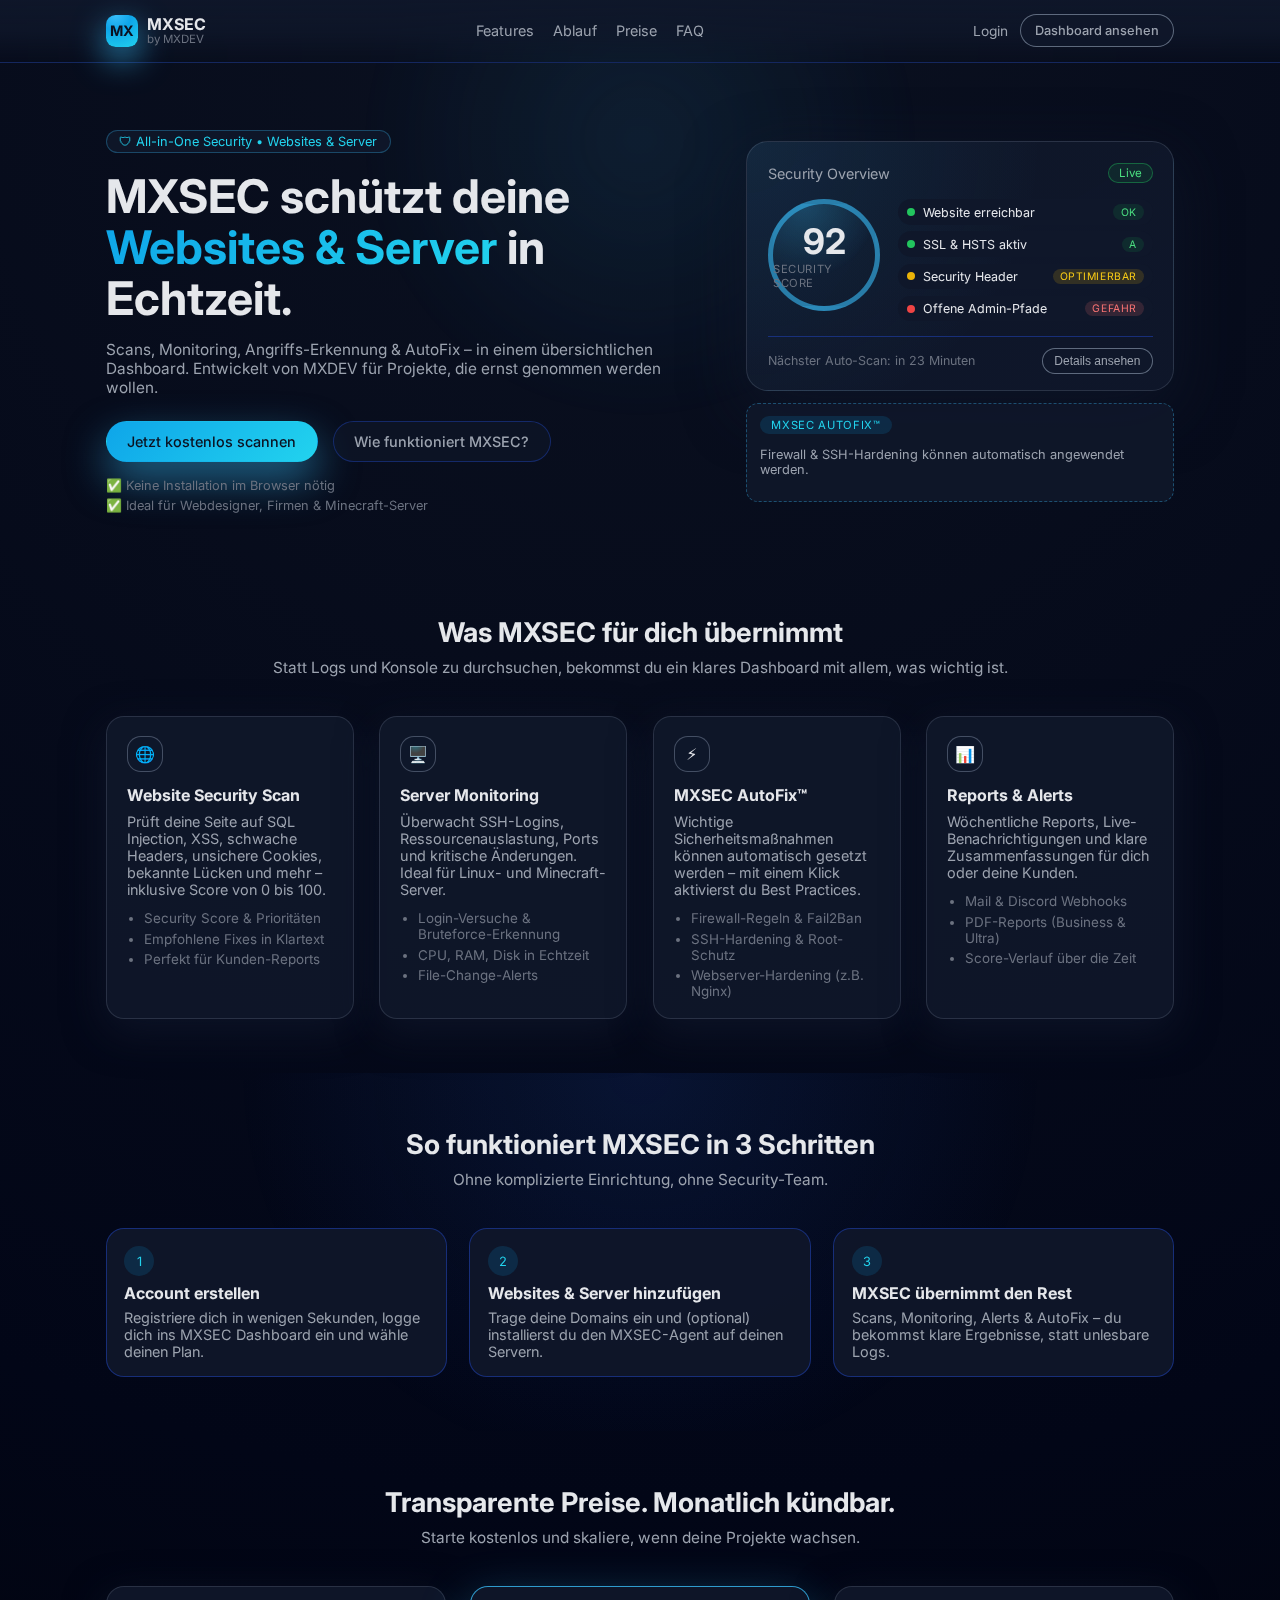
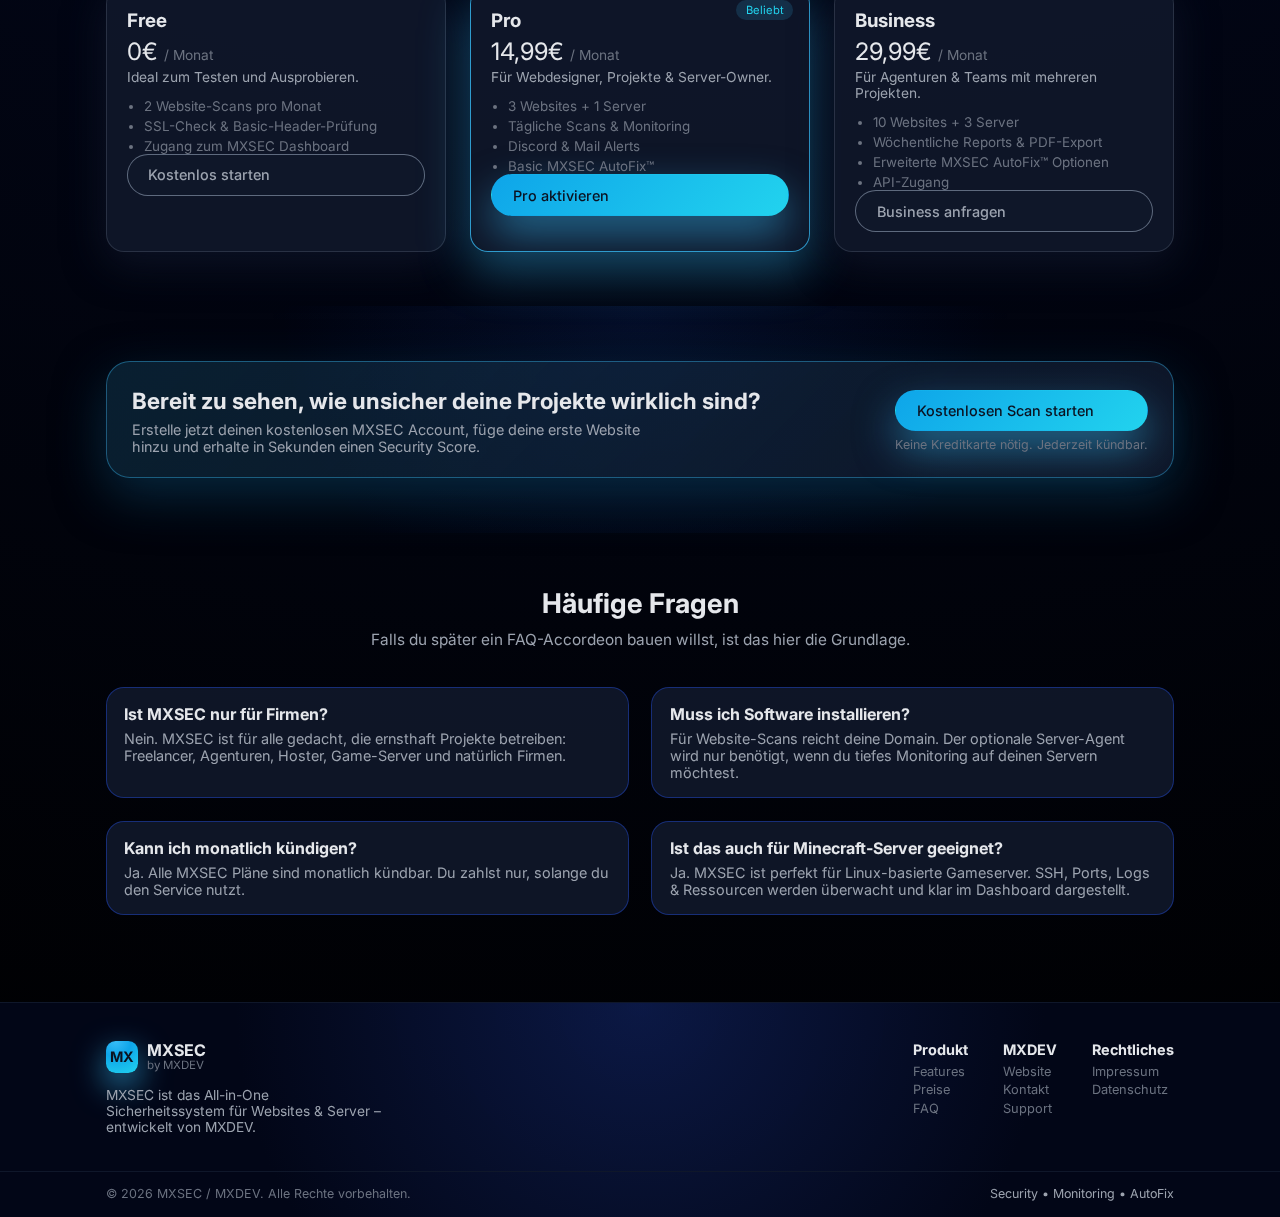
<file: index.html>
<!DOCTYPE html>
<html lang="de">
<head>
  <meta charset="UTF-8" />
  <title>MXSEC – Website & Server Security by MXDEV</title>
  <meta name="viewport" content="width=device-width, initial-scale=1.0" />
  <meta
    name="description"
    content="MXSEC ist das All-in-One Sicherheitssystem von MXDEV für Websites & Server. Scans, Monitoring, Alerts & AutoFix – alles in einem Dashboard."
  />

  <!-- Google Font (optional, kannst du löschen falls du offline bleiben willst) -->
  <link rel="preconnect" href="https://fonts.googleapis.com" />
  <link rel="preconnect" href="https://fonts.gstatic.com" crossorigin />
  <link
    href="https://fonts.googleapis.com/css2?family=Inter:wght@400;500;600;700&display=swap"
    rel="stylesheet"
  />

  <link rel="stylesheet" href="style.css" />
  <link rel="icon" type="image/svg+xml" href="favicon.svg" />
</head>
<body>
  <div class="page-bg-glow"></div>

  <header class="site-header">
    <div class="container nav-container">
      <a href="#" class="logo">
        <span class="logo-icon">MX</span>
        <span class="logo-text">
          <strong>MXSEC</strong>
          <small>by MXDEV</small>
        </span>
      </a>

      <nav class="nav-links">
        <a href="#features">Features</a>
        <a href="#how-it-works">Ablauf</a>
        <a href="#pricing">Preise</a>
        <a href="#faq">FAQ</a>
      </nav>

      <div class="nav-actions">
        <a href="#" class="nav-link-secondary">Login</a>
        <a href="#cta" class="btn btn-small btn-outline">Dashboard ansehen</a>
      </div>

      <button class="nav-toggle" id="navToggle" aria-label="Menü öffnen">
        ☰
      </button>
    </div>
  </header>

  <main>
    <!-- HERO -->
    <section class="hero">
      <div class="container hero-grid">
        <div class="hero-content">
          <div class="hero-pill">
            🛡 All-in-One Security • Websites & Server
          </div>
          <h1>
            MXSEC schützt deine
            <span class="gradient-text">Websites & Server</span>
            in Echtzeit.
          </h1>
          <p class="hero-subtitle">
            Scans, Monitoring, Angriffs-Erkennung & AutoFix – in einem
            übersichtlichen Dashboard. Entwickelt von MXDEV für Projekte, die
            ernst genommen werden wollen.
          </p>

          <div class="hero-actions">
            <a href="#cta" class="btn btn-primary">
              Jetzt kostenlos scannen
            </a>
            <a href="#how-it-works" class="btn btn-ghost">
              Wie funktioniert MXSEC?
            </a>
          </div>

          <div class="hero-meta">
            <span class="hero-meta-item">
              ✅ Keine Installation im Browser nötig
            </span>
            <span class="hero-meta-item">
              ✅ Ideal für Webdesigner, Firmen & Minecraft-Server
            </span>
          </div>
        </div>

        <div class="hero-panel">
          <div class="hero-card">
            <div class="hero-card-header">
              <span class="hero-card-title">Security Overview</span>
              <span class="hero-card-tag">Live</span>
            </div>
            <div class="hero-score-wrapper">
              <div class="hero-score-circle">
                <span class="hero-score-value">92</span>
                <span class="hero-score-label">Security Score</span>
              </div>
              <ul class="hero-score-list">
                <li>
                  <span class="dot dot-green"></span>
                  <span>Website erreichbar</span>
                  <span class="badge badge-good">OK</span>
                </li>
                <li>
                  <span class="dot dot-green"></span>
                  <span>SSL &amp; HSTS aktiv</span>
                  <span class="badge badge-good">A</span>
                </li>
                <li>
                  <span class="dot dot-yellow"></span>
                  <span>Security Header</span>
                  <span class="badge badge-warn">Optimierbar</span>
                </li>
                <li>
                  <span class="dot dot-red"></span>
                  <span>Offene Admin-Pfade</span>
                  <span class="badge badge-bad">Gefahr</span>
                </li>
              </ul>
            </div>
            <div class="hero-card-footer">
              <span>Nächster Auto-Scan: in 23 Minuten</span>
              <button class="btn btn-tiny btn-outline">Details ansehen</button>
            </div>
          </div>

          <div class="hero-subcard">
            <span class="pill pill-soft">MXSEC AutoFix™</span>
            <p>Firewall & SSH-Hardening können automatisch angewendet werden.</p>
          </div>
        </div>
      </div>
    </section>

    <!-- FEATURES -->
    <section class="section" id="features">
      <div class="container">
        <header class="section-header">
          <h2>Was MXSEC für dich übernimmt</h2>
          <p>
            Statt Logs und Konsole zu durchsuchen, bekommst du ein klares
            Dashboard mit allem, was wichtig ist.
          </p>
        </header>

        <div class="grid features-grid">
          <article class="card feature-card">
            <div class="card-icon">🌐</div>
            <h3>Website Security Scan</h3>
            <p>
              Prüft deine Seite auf SQL Injection, XSS, schwache Headers,
              unsichere Cookies, bekannte Lücken und mehr – inklusive Score von
              0 bis 100.
            </p>
            <ul class="card-list">
              <li>Security Score &amp; Prioritäten</li>
              <li>Empfohlene Fixes in Klartext</li>
              <li>Perfekt für Kunden-Reports</li>
            </ul>
          </article>

          <article class="card feature-card">
            <div class="card-icon">🖥️</div>
            <h3>Server Monitoring</h3>
            <p>
              Überwacht SSH-Logins, Ressourcenauslastung, Ports und kritische
              Änderungen. Ideal für Linux- und Minecraft-Server.
            </p>
            <ul class="card-list">
              <li>Login-Versuche &amp; Bruteforce-Erkennung</li>
              <li>CPU, RAM, Disk in Echtzeit</li>
              <li>File-Change-Alerts</li>
            </ul>
          </article>

          <article class="card feature-card">
            <div class="card-icon">⚡</div>
            <h3>MXSEC AutoFix™</h3>
            <p>
              Wichtige Sicherheitsmaßnahmen können automatisch gesetzt werden –
              mit einem Klick aktivierst du Best Practices.
            </p>
            <ul class="card-list">
              <li>Firewall-Regeln &amp; Fail2Ban</li>
              <li>SSH-Hardening &amp; Root-Schutz</li>
              <li>Webserver-Hardening (z.B. Nginx)</li>
            </ul>
          </article>

          <article class="card feature-card">
            <div class="card-icon">📊</div>
            <h3>Reports & Alerts</h3>
            <p>
              Wöchentliche Reports, Live-Benachrichtigungen und klare
              Zusammenfassungen für dich oder deine Kunden.
            </p>
            <ul class="card-list">
              <li>Mail &amp; Discord Webhooks</li>
              <li>PDF-Reports (Business &amp; Ultra)</li>
              <li>Score-Verlauf über die Zeit</li>
            </ul>
          </article>
        </div>
      </div>
    </section>

    <!-- HOW IT WORKS -->
    <section class="section section-alt" id="how-it-works">
      <div class="container">
        <header class="section-header">
          <h2>So funktioniert MXSEC in 3 Schritten</h2>
          <p>Ohne komplizierte Einrichtung, ohne Security-Team.</p>
        </header>

        <div class="steps-grid">
          <div class="step">
            <div class="step-number">1</div>
            <h3>Account erstellen</h3>
            <p>
              Registriere dich in wenigen Sekunden, logge dich ins MXSEC
              Dashboard ein und wähle deinen Plan.
            </p>
          </div>
          <div class="step">
            <div class="step-number">2</div>
            <h3>Websites & Server hinzufügen</h3>
            <p>
              Trage deine Domains ein und (optional) installierst du den
              MXSEC-Agent auf deinen Servern.
            </p>
          </div>
          <div class="step">
            <div class="step-number">3</div>
            <h3>MXSEC übernimmt den Rest</h3>
            <p>
              Scans, Monitoring, Alerts &amp; AutoFix – du bekommst klare
              Ergebnisse, statt unlesbare Logs.
            </p>
          </div>
        </div>
      </div>
    </section>

    <!-- PRICING -->
    <section class="section" id="pricing">
      <div class="container">
        <header class="section-header">
          <h2>Transparente Preise. Monatlich kündbar.</h2>
          <p>Starte kostenlos und skaliere, wenn deine Projekte wachsen.</p>
        </header>

        <div class="pricing-grid">
          <!-- Free -->
          <article class="card pricing-card">
            <h3>Free</h3>
            <p class="pricing-price">0€ <span>/ Monat</span></p>
            <p class="pricing-subtitle">Ideal zum Testen und Ausprobieren.</p>
            <ul class="card-list">
              <li>2 Website-Scans pro Monat</li>
              <li>SSL-Check &amp; Basic-Header-Prüfung</li>
              <li>Zugang zum MXSEC Dashboard</li>
            </ul>
            <a href="#cta" class="btn btn-outline block">Kostenlos starten</a>
          </article>

          <!-- Pro (Highlight) -->
          <article class="card pricing-card pricing-card-featured">
            <div class="pricing-badge">Beliebt</div>
            <h3>Pro</h3>
            <p class="pricing-price">14,99€ <span>/ Monat</span></p>
            <p class="pricing-subtitle">
              Für Webdesigner, Projekte &amp; Server-Owner.
            </p>
            <ul class="card-list">
              <li>3 Websites + 1 Server</li>
              <li>Tägliche Scans &amp; Monitoring</li>
              <li>Discord &amp; Mail Alerts</li>
              <li>Basic MXSEC AutoFix™</li>
            </ul>
            <a href="#cta" class="btn btn-primary block">
              Pro aktivieren
            </a>
          </article>

          <!-- Business -->
          <article class="card pricing-card">
            <h3>Business</h3>
            <p class="pricing-price">29,99€ <span>/ Monat</span></p>
            <p class="pricing-subtitle">
              Für Agenturen &amp; Teams mit mehreren Projekten.
            </p>
            <ul class="card-list">
              <li>10 Websites + 3 Server</li>
              <li>Wöchentliche Reports &amp; PDF-Export</li>
              <li>Erweiterte MXSEC AutoFix™ Optionen</li>
              <li>API-Zugang</li>
            </ul>
            <a href="#cta" class="btn btn-outline block">
              Business anfragen
            </a>
          </article>
        </div>
      </div>
    </section>

    <!-- CTA -->
    <section class="section section-alt" id="cta">
      <div class="container">
        <div class="cta-card">
          <div class="cta-text">
            <h2>Bereit zu sehen, wie unsicher deine Projekte wirklich sind?</h2>
            <p>
              Erstelle jetzt deinen kostenlosen MXSEC Account, füge deine erste
              Website hinzu und erhalte in Sekunden einen Security Score.
            </p>
          </div>
          <div class="cta-actions">
            <a href="#" class="btn btn-primary block">Kostenlosen Scan starten</a>
            <span class="cta-note">Keine Kreditkarte nötig. Jederzeit kündbar.</span>
          </div>
        </div>
      </div>
    </section>

    <!-- FAQ -->
    <section class="section" id="faq">
      <div class="container">
        <header class="section-header">
          <h2>Häufige Fragen</h2>
          <p>Falls du später ein FAQ-Accordeon bauen willst, ist das hier die Grundlage.</p>
        </header>

        <div class="faq-grid">
          <article class="faq-item">
            <h3>Ist MXSEC nur für Firmen?</h3>
            <p>
              Nein. MXSEC ist für alle gedacht, die ernsthaft Projekte betreiben:
              Freelancer, Agenturen, Hoster, Game-Server und natürlich Firmen.
            </p>
          </article>

          <article class="faq-item">
            <h3>Muss ich Software installieren?</h3>
            <p>
              Für Website-Scans reicht deine Domain. Der optionale Server-Agent
              wird nur benötigt, wenn du tiefes Monitoring auf deinen Servern
              möchtest.
            </p>
          </article>

          <article class="faq-item">
            <h3>Kann ich monatlich kündigen?</h3>
            <p>
              Ja. Alle MXSEC Pläne sind monatlich kündbar. Du zahlst nur, solange
              du den Service nutzt.
            </p>
          </article>

          <article class="faq-item">
            <h3>Ist das auch für Minecraft-Server geeignet?</h3>
            <p>
              Ja. MXSEC ist perfekt für Linux-basierte Gameserver. SSH, Ports,
              Logs &amp; Ressourcen werden überwacht und klar im Dashboard
              dargestellt.
            </p>
          </article>
        </div>
      </div>
    </section>
  </main>

  <footer class="site-footer">
    <div class="container footer-grid">
      <div class="footer-brand">
        <div class="logo">
          <span class="logo-icon">MX</span>
          <span class="logo-text">
            <strong>MXSEC</strong>
            <small>by MXDEV</small>
          </span>
        </div>
        <p class="footer-text">
          MXSEC ist das All-in-One Sicherheitssystem für Websites &amp; Server –
          entwickelt von MXDEV.
        </p>
      </div>

      <div class="footer-links">
        <div>
          <h4>Produkt</h4>
          <a href="#features">Features</a>
          <a href="#pricing">Preise</a>
          <a href="#faq">FAQ</a>
        </div>
        <div>
          <h4>MXDEV</h4>
          <a href="#">Website</a>
          <a href="#">Kontakt</a>
          <a href="#">Support</a>
        </div>
        <div>
          <h4>Rechtliches</h4>
          <a href="#">Impressum</a>
          <a href="#">Datenschutz</a>
        </div>
      </div>
    </div>

    <div class="footer-bottom">
      <div class="container footer-bottom-inner">
        <span>© <span id="year"></span> MXSEC / MXDEV. Alle Rechte vorbehalten.</span>
        <span class="footer-bottom-meta">Security • Monitoring • AutoFix</span>
      </div>
    </div>
  </footer>

  <script>
    // Jahr im Footer
    document.getElementById("year").textContent = new Date().getFullYear();

    // Mobile Navigation
    const navToggle = document.getElementById("navToggle");
    const header = document.querySelector(".site-header");

    navToggle.addEventListener("click", () => {
      header.classList.toggle("nav-open");
    });
  </script>
</body>
</html>
</file>
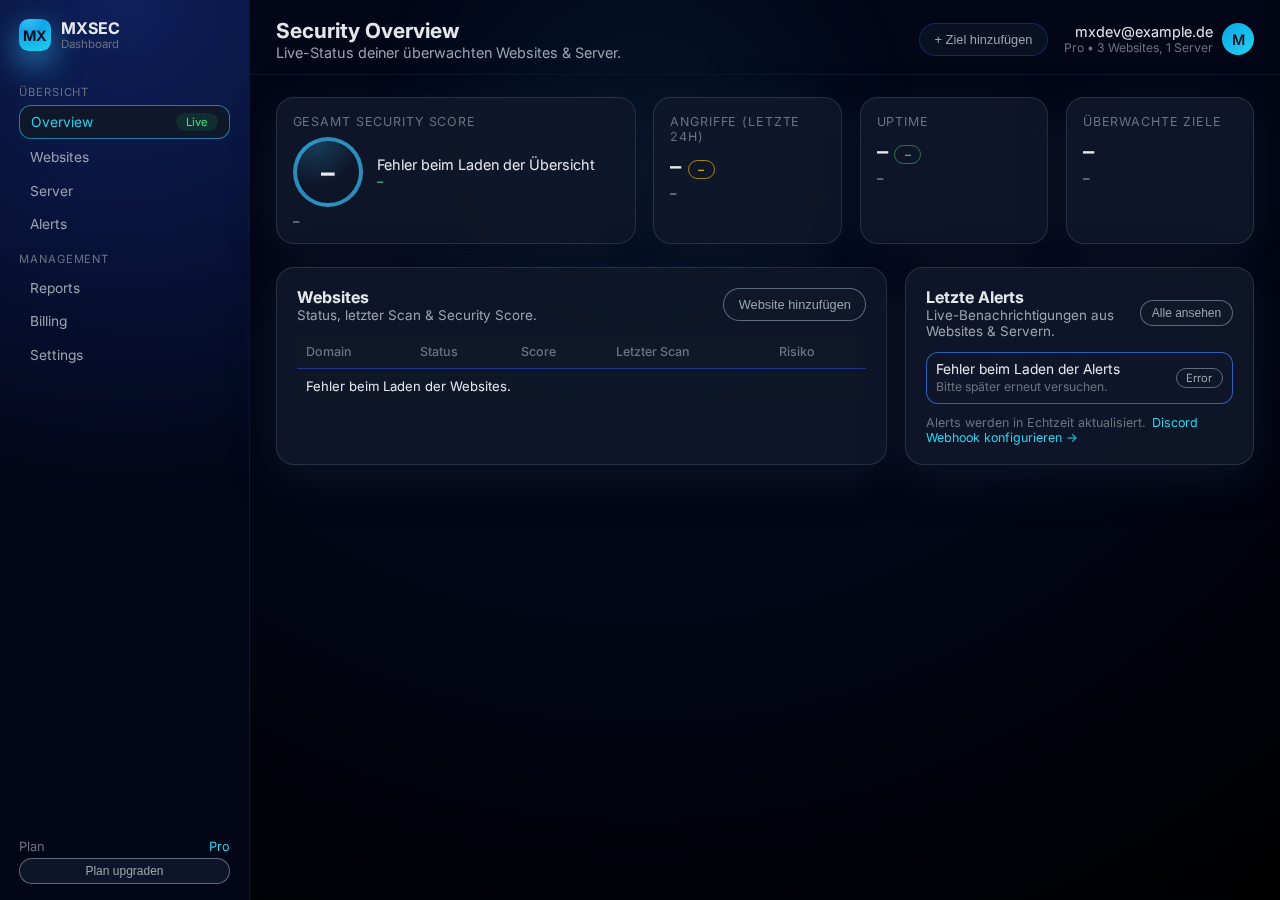
<file: dashboard.html>
<!DOCTYPE html>
<html lang="de">
<head>
  <meta charset="UTF-8" />
  <title>MXSEC Dashboard – Übersicht</title>
  <meta name="viewport" content="width=device-width, initial-scale=1.0" />

  <!-- gleiche Fonts wie Landing Page -->
  <link rel="preconnect" href="https://fonts.googleapis.com" />
  <link rel="preconnect" href="https://fonts.gstatic.com" crossorigin />
  <link
    href="https://fonts.googleapis.com/css2?family=Inter:wght@400;500;600;700&display=swap"
    rel="stylesheet"
  />

  <link rel="stylesheet" href="style.css" />
</head>
<body class="app-body">
  <div class="page-bg-glow"></div>

  <div class="app-shell">
    <!-- SIDEBAR -->
    <aside class="sidebar">
      <div class="sidebar-logo">
        <div class="logo">
          <span class="logo-icon">MX</span>
          <span class="logo-text">
            <strong>MXSEC</strong>
            <small>Dashboard</small>
          </span>
        </div>
      </div>

      <nav class="sidebar-nav">
        <div class="sidebar-section-label">Übersicht</div>
        <a href="#" class="sidebar-link active">
          <span>Overview</span>
          <span class="sidebar-pill">Live</span>
        </a>
        <a href="#" class="sidebar-link">
          <span>Websites</span>
        </a>
        <a href="#" class="sidebar-link">
          <span>Server</span>
        </a>
        <a href="#" class="sidebar-link">
          <span>Alerts</span>
        </a>

        <div class="sidebar-section-label">Management</div>
        <a href="#" class="sidebar-link">
          <span>Reports</span>
        </a>
        <a href="#" class="sidebar-link">
          <span>Billing</span>
        </a>
        <a href="#" class="sidebar-link">
          <span>Settings</span>
        </a>
      </nav>

      <div class="sidebar-footer">
        <div class="sidebar-plan">
          <span class="sidebar-plan-label">Plan</span>
          <span class="sidebar-plan-name" id="sidebar-plan-name">Pro</span>
        </div>
        <button class="btn btn-tiny btn-outline block">Plan upgraden</button>
      </div>
    </aside>

    <!-- MAIN -->
    <div class="app-main">
      <!-- TOPBAR -->
      <header class="topbar">
        <div class="topbar-left">
          <h1 class="topbar-title">Security Overview</h1>
          <p class="topbar-subtitle">
            Live-Status deiner überwachten Websites &amp; Server.
          </p>
        </div>

        <div class="topbar-right">
          <button class="btn btn-small btn-ghost">
            + Ziel hinzufügen
          </button>
          <div class="topbar-user">
            <div class="topbar-user-meta">
              <span class="topbar-user-name" id="topbar-user-email">mxdev@example.de</span>
              <span class="topbar-user-plan" id="topbar-user-plan">Pro • 3 Websites, 1 Server</span>
            </div>
            <div class="topbar-avatar" id="topbar-avatar">M</div>
          </div>
        </div>
      </header>

      <!-- CONTENT -->
      <main class="app-content">
        <!-- STATS -->
        <section class="stats-grid">
          <article class="card stat-card stat-card-score">
            <div class="stat-label">Gesamt Security Score</div>
            <div class="stat-main">
              <div class="stat-score-circle">
                <span class="stat-score-value" id="overall-score-value">–</span>
              </div>
              <div class="stat-score-meta">
                <span class="stat-score-text" id="overall-score-text">Lädt…</span>
                <span class="stat-score-diff" id="overall-score-diff">–</span>
              </div>
            </div>
            <div class="stat-footer" id="overall-score-note">
              –
            </div>
          </article>

          <article class="card stat-card">
            <div class="stat-label">Angriffe (letzte 24h)</div>
            <div class="stat-value-row">
              <span class="stat-value" id="attacks-value">–</span>
              <span class="stat-chip stat-chip-warn" id="attacks-change">–</span>
            </div>
            <div class="stat-footer" id="attacks-note">
              –
            </div>
          </article>

          <article class="card stat-card">
            <div class="stat-label">Uptime</div>
            <div class="stat-value-row">
              <span class="stat-value" id="uptime-value">–</span>
              <span class="stat-chip stat-chip-good" id="uptime-chip">–</span>
            </div>
            <div class="stat-footer" id="uptime-note">
              –
            </div>
          </article>

          <article class="card stat-card">
            <div class="stat-label">Überwachte Ziele</div>
            <div class="stat-value-row">
              <span class="stat-value" id="targets-value">–</span>
            </div>
            <div class="stat-footer" id="targets-note">
              –
            </div>
          </article>
        </section>

        <!-- GRID: WEBSITES + ALERTS -->
        <section class="layout-grid">
          <!-- WEBSITES TABELLE -->
          <article class="card table-card">
            <header class="card-header">
              <div>
                <h2 class="card-title">Websites</h2>
                <p class="card-subtitle">
                  Status, letzter Scan &amp; Security Score.
                </p>
              </div>
              <button class="btn btn-small btn-outline">Website hinzufügen</button>
            </header>

            <div class="table-wrapper">
              <table class="data-table">
                <thead>
                  <tr>
                    <th>Domain</th>
                    <th>Status</th>
                    <th>Score</th>
                    <th>Letzter Scan</th>
                    <th>Risiko</th>
                  </tr>
                </thead>
                <tbody id="websites-tbody">
                  <!-- wird per JS gefüllt -->
                  <tr>
                    <td colspan="5">Lädt Websites…</td>
                  </tr>
                </tbody>
              </table>
            </div>
          </article>

          <!-- ALERTS -->
          <article class="card alerts-card">
            <header class="card-header">
              <div>
                <h2 class="card-title">Letzte Alerts</h2>
                <p class="card-subtitle">
                  Live-Benachrichtigungen aus Websites &amp; Servern.
                </p>
              </div>
              <button class="btn btn-tiny btn-outline">Alle ansehen</button>
            </header>

            <ul class="alerts-list" id="alerts-list">
              <!-- wird per JS gefüllt -->
              <li class="alert-item">
                <div class="alert-main">
                  <div class="alert-title">Lädt Alerts…</div>
                  <div class="alert-meta">Bitte kurz warten</div>
                </div>
                <span class="alert-tag">Info</span>
              </li>
            </ul>

            <div class="alerts-footer">
              Alerts werden in Echtzeit aktualisiert.  
              <a href="#">Discord Webhook konfigurieren →</a>
            </div>
          </article>
        </section>
      </main>
    </div>
  </div>

  <script>
    // ======== Settings ========
    // API Base URL – hier deine IP eintragen:
    const API_BASE = "http://57.129.79.7:8000/api/v1";

    async function fetchJSON(path) {
      const res = await fetch(API_BASE + path);
      if (!res.ok) {
        throw new Error("API-Fehler " + res.status + " bei " + path);
      }
      return await res.json();
    }

    function timeAgo(dateString) {
      const d = new Date(dateString);
      if (isNaN(d)) return "";
      const now = new Date();
      const diffSec = Math.floor((now - d) / 1000);
      if (diffSec < 60) return `vor ${diffSec} Sekunden`;
      const diffMin = Math.floor(diffSec / 60);
      if (diffMin < 60) return `vor ${diffMin} Minuten`;
      const diffH = Math.floor(diffMin / 60);
      if (diffH < 24) return `vor ${diffH} Stunden`;
      const diffD = Math.floor(diffH / 24);
      if (diffD === 1) return "vor 1 Tag";
      return `vor ${diffD} Tagen`;
    }

    function mapStatus(status) {
      switch (status) {
        case "online":
          return { label: "Online", cls: "status-ok" };
        case "reachable":
          return { label: "Erreichbar", cls: "status-deg" };
        case "ssl_error":
          return { label: "SSL Fehler", cls: "status-off" };
        default:
          return { label: status || "Unbekannt", cls: "status-deg" };
      }
    }

    function mapRisk(risk) {
      switch (risk) {
        case "low": return "Gering";
        case "medium": return "Mittel";
        case "high": return "Hoch";
        case "critical": return "Kritisch";
        default: return "–";
      }
    }

    function scoreClass(score) {
      if (score === null || score === undefined) return "score-low";
      if (score >= 85) return "score-high";
      if (score >= 70) return "score-mid";
      return "score-low";
    }

    function scoreText(score) {
      if (score >= 90) return "Sehr gut gesichert";
      if (score >= 75) return "Gut gesichert";
      if (score >= 60) return "Verbesserbar";
      return "Erhöhtes Risiko";
    }

    // ======== Overview laden ========
    async function loadOverview() {
      try {
        const data = await fetchJSON("/overview");

        const scoreEl = document.getElementById("overall-score-value");
        const scoreTextEl = document.getElementById("overall-score-text");
        const scoreDiffEl = document.getElementById("overall-score-diff");
        const scoreNoteEl = document.getElementById("overall-score-note");

        scoreEl.textContent = data.overall_score;
        scoreTextEl.textContent = scoreText(data.overall_score);
        scoreDiffEl.textContent =
          (data.score_change >= 0 ? "+" : "") + data.score_change + " vs. letzte Woche";
        scoreNoteEl.textContent =
          `${data.targets_total} Ziele. ${data.targets_note}`;

        document.getElementById("attacks-value").textContent = data.attacks_last_24h;
        document.getElementById("attacks-change").textContent =
          (data.attacks_change_percent >= 0 ? "+" : "") +
          data.attacks_change_percent +
          "%";
        document.getElementById("attacks-note").textContent =
          "Angriffe werden in Echtzeit aus Logs & Agenten gesammelt.";

        document.getElementById("uptime-value").textContent =
          data.uptime_percent.toFixed(2) + "%";
        document.getElementById("uptime-chip").textContent =
          data.uptime_percent >= 99.9 ? "Stabil" : "Auffällig";
        document.getElementById("uptime-note").textContent = data.uptime_note;

        document.getElementById("targets-value").textContent = data.targets_total;
        document.getElementById("targets-note").textContent = data.targets_note;
      } catch (err) {
        console.error(err);
        document.getElementById("overall-score-text").textContent =
          "Fehler beim Laden der Übersicht";
      }
    }

    // ======== Websites laden ========
    async function loadWebsites() {
      const tbody = document.getElementById("websites-tbody");
      try {
        const sites = await fetchJSON("/websites");
        tbody.innerHTML = "";

        if (!sites.length) {
          const tr = document.createElement("tr");
          const td = document.createElement("td");
          td.colSpan = 5;
          td.textContent = "Noch keine Websites hinzugefügt.";
          tr.appendChild(td);
          tbody.appendChild(tr);
          return;
        }

        sites.forEach((site) => {
          const tr = document.createElement("tr");

          // Domain
          const tdDomain = document.createElement("td");
          tdDomain.textContent = site.domain;
          tr.appendChild(tdDomain);

          // Status
          const tdStatus = document.createElement("td");
          const statusInfo = mapStatus(site.status);
          const dot = document.createElement("span");
          dot.className = "status-dot " + statusInfo.cls;
          tdStatus.appendChild(dot);
          tdStatus.append(" " + statusInfo.label);
          tr.appendChild(tdStatus);

          // Score
          const tdScore = document.createElement("td");
          const spanScore = document.createElement("span");
          spanScore.className = "score-badge " + scoreClass(site.last_score);
          spanScore.textContent =
            site.last_score !== null && site.last_score !== undefined
              ? site.last_score
              : "–";
          tdScore.appendChild(spanScore);
          tr.appendChild(tdScore);

          // Letzter Scan
          const tdScan = document.createElement("td");
          if (site.last_scan_at) {
            const date = new Date(site.last_scan_at);
            tdScan.textContent = date.toLocaleString("de-DE");
          } else {
            tdScan.textContent = "Noch kein Scan";
          }
          tr.appendChild(tdScan);

          // Risiko
          const tdRisk = document.createElement("td");
          tdRisk.textContent = mapRisk(site.risk_level);
          tr.appendChild(tdRisk);

          tbody.appendChild(tr);
        });
      } catch (err) {
        console.error(err);
        tbody.innerHTML = "";
        const tr = document.createElement("tr");
        const td = document.createElement("td");
        td.colSpan = 5;
        td.textContent = "Fehler beim Laden der Websites.";
        tr.appendChild(td);
        tbody.appendChild(tr);
      }
    }

    // ======== Alerts laden ========
    async function loadAlerts() {
      const list = document.getElementById("alerts-list");
      try {
        const alerts = await fetchJSON("/alerts?limit=10");
        list.innerHTML = "";

        if (!alerts.length) {
          const li = document.createElement("li");
          li.className = "alert-item alert-info";
          li.innerHTML = `
            <div class="alert-main">
              <div class="alert-title">Keine Alerts</div>
              <div class="alert-meta">Alles ruhig – keine neuen Meldungen.</div>
            </div>
            <span class="alert-tag">Info</span>
          `;
          list.appendChild(li);
          return;
        }

        alerts.forEach((a) => {
          const li = document.createElement("li");
          let severityClass = "alert-info";
          if (a.severity === "critical") severityClass = "alert-critical";
          else if (a.severity === "warn") severityClass = "alert-warn";

          li.className = "alert-item " + severityClass;
          li.innerHTML = `
            <div class="alert-main">
              <div class="alert-title">${a.message}</div>
              <div class="alert-meta">${a.target_label} • ${timeAgo(a.created_at)}</div>
            </div>
            <span class="alert-tag">${a.tag}</span>
          `;
          list.appendChild(li);
        });
      } catch (err) {
        console.error(err);
        list.innerHTML = `
          <li class="alert-item alert-info">
            <div class="alert-main">
              <div class="alert-title">Fehler beim Laden der Alerts</div>
              <div class="alert-meta">Bitte später erneut versuchen.</div>
            </div>
            <span class="alert-tag">Error</span>
          </li>
        `;
      }
    }

    // ======== User / Plan (Fake, aber aus API möglich) ========
    async function loadUser() {
      try {
        const user = await fetchJSON("/auth/me");
        document.getElementById("topbar-user-email").textContent = user.email;
        document.getElementById("sidebar-plan-name").textContent = user.plan.toUpperCase();
        document.getElementById("topbar-user-plan").textContent =
          user.plan.charAt(0).toUpperCase() + user.plan.slice(1) + " Plan";
        const avatar = document.getElementById("topbar-avatar");
        avatar.textContent = user.email.charAt(0).toUpperCase();
      } catch (err) {
        console.warn("Konnte User nicht laden (für MVP egal):", err);
      }
    }

    // ======== Init ========
    document.addEventListener("DOMContentLoaded", () => {
      loadOverview();
      loadWebsites();
      loadAlerts();
      loadUser();
    });
  </script>
</body>
</html>
</file>
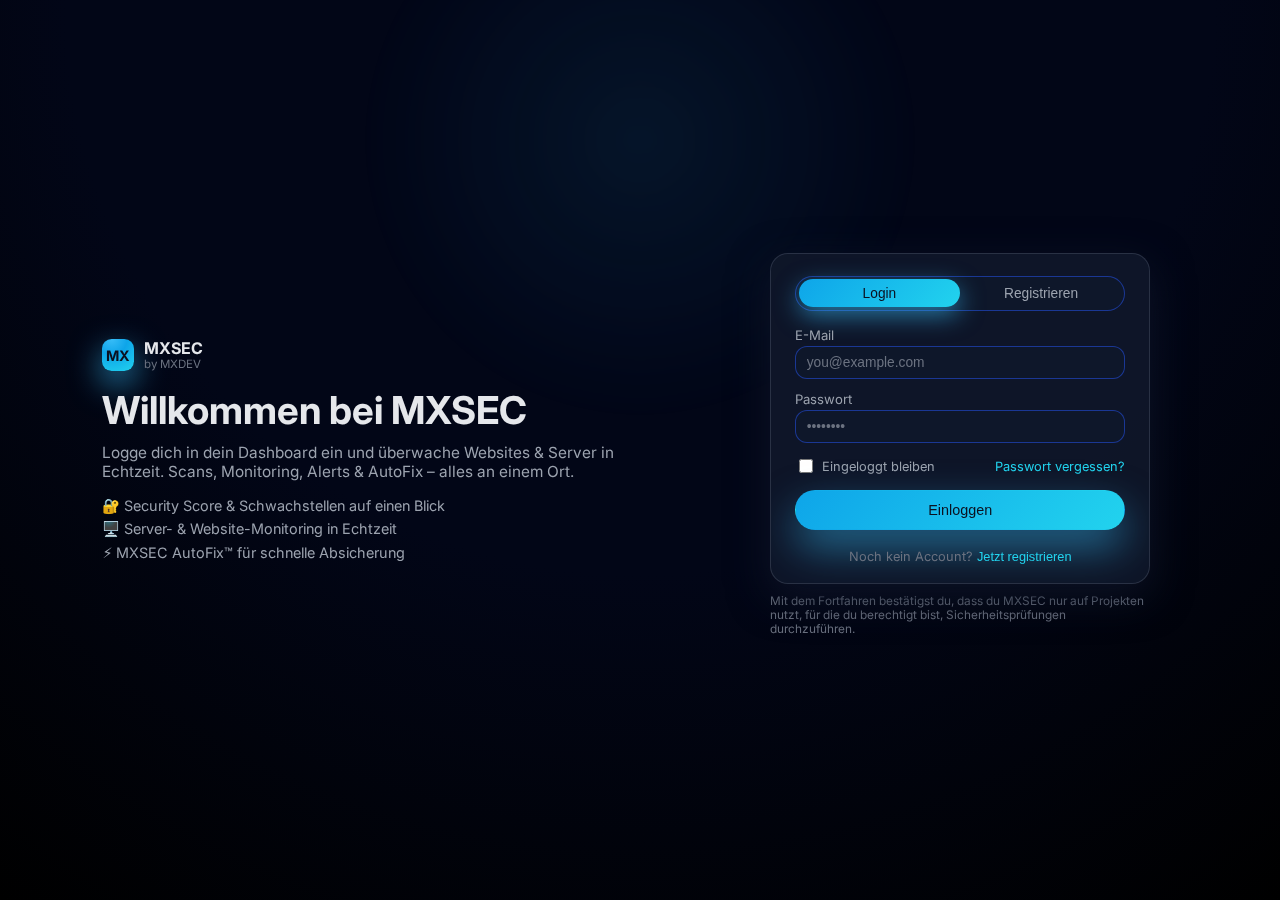
<file: login.html>
<!DOCTYPE html>
<html lang="de">
<head>
  <meta charset="UTF-8" />
  <title>MXSEC – Login</title>
  <meta name="viewport" content="width=device-width, initial-scale=1.0" />

  <link rel="preconnect" href="https://fonts.googleapis.com" />
  <link rel="preconnect" href="https://fonts.gstatic.com" crossorigin />
  <link
    href="https://fonts.googleapis.com/css2?family=Inter:wght@400;500;600;700&display=swap"
    rel="stylesheet"
  />

  <link rel="stylesheet" href="style.css" />
  <link rel="icon" type="image/svg+xml" href="favicon.svg" />
</head>
<body class="auth-body">
  <div class="page-bg-glow"></div>

  <div class="auth-shell">
    <!-- Left / Brand -->
    <div class="auth-brand">
      <a href="index.html" class="logo auth-logo">
        <span class="logo-icon">MX</span>
        <span class="logo-text">
          <strong>MXSEC</strong>
          <small>by MXDEV</small>
        </span>
      </a>
      <h1>Willkommen bei MXSEC</h1>
      <p>
        Logge dich in dein Dashboard ein und überwache Websites &amp; Server
        in Echtzeit. Scans, Monitoring, Alerts &amp; AutoFix – alles an einem Ort.
      </p>

      <ul class="auth-benefits">
        <li>🔐 Security Score &amp; Schwachstellen auf einen Blick</li>
        <li>🖥️ Server- &amp; Website-Monitoring in Echtzeit</li>
        <li>⚡ MXSEC AutoFix™ für schnelle Absicherung</li>
      </ul>
    </div>

    <!-- Right / Auth Card -->
    <div class="auth-panel">
      <div class="card auth-card">
        <div class="auth-tabs">
          <button class="auth-tab active" data-tab="login">Login</button>
          <button class="auth-tab" data-tab="register">Registrieren</button>
        </div>

        <!-- LOGIN FORM -->
        <form class="auth-form" id="loginForm" action="dashboard.html" method="get">
          <div class="auth-field">
            <label for="login-email">E-Mail</label>
            <input
              type="email"
              id="login-email"
              name="email"
              placeholder="you@example.com"
              required
            />
          </div>

          <div class="auth-field">
            <label for="login-password">Passwort</label>
            <input
              type="password"
              id="login-password"
              name="password"
              placeholder="••••••••"
              required
            />
          </div>

          <div class="auth-extra-row">
            <label class="auth-checkbox">
              <input type="checkbox" name="remember" />
              <span>Eingeloggt bleiben</span>
            </label>
            <a href="#" class="auth-link">Passwort vergessen?</a>
          </div>

          <button type="submit" class="btn btn-primary block">
            Einloggen
          </button>

          <p class="auth-hint">
            Noch kein Account?
            <button type="button" class="auth-inline-link" data-switch="register">
              Jetzt registrieren
            </button>
          </p>
        </form>

        <!-- REGISTER FORM -->
        <form class="auth-form hidden" id="registerForm" action="dashboard.html" method="get">
          <div class="auth-field">
            <label for="reg-email">E-Mail</label>
            <input
              type="email"
              id="reg-email"
              name="email"
              placeholder="you@example.com"
              required
            />
          </div>

          <div class="auth-field">
            <label for="reg-password">Passwort</label>
            <input
              type="password"
              id="reg-password"
              name="password"
              placeholder="Mindestens 8 Zeichen"
              required
            />
          </div>

          <div class="auth-field">
            <label for="reg-confirm">Passwort bestätigen</label>
            <input
              type="password"
              id="reg-confirm"
              name="password_confirm"
              placeholder="Noch einmal eingeben"
              required
            />
          </div>

          <div class="auth-field">
            <label for="reg-plan">Plan auswählen</label>
            <select id="reg-plan" name="plan">
              <option value="free">Free – 0€ / Monat</option>
              <option value="pro">Pro – 14,99€ / Monat</option>
              <option value="business">Business – 29,99€ / Monat</option>
            </select>
          </div>

          <div class="auth-extra-row">
            <label class="auth-checkbox">
              <input type="checkbox" required />
              <span>Ich akzeptiere die AGB &amp; Datenschutz</span>
            </label>
          </div>

          <button type="submit" class="btn btn-primary block">
            Account erstellen
          </button>

          <p class="auth-hint">
            Schon einen Account?
            <button type="button" class="auth-inline-link" data-switch="login">
              Zum Login
            </button>
          </p>
        </form>
      </div>

      <p class="auth-footnote">
        Mit dem Fortfahren bestätigst du, dass du MXSEC nur auf Projekten nutzt, für die du
        berechtigt bist, Sicherheitsprüfungen durchzuführen.
      </p>
    </div>
  </div>

  <script>
    const tabs = document.querySelectorAll(".auth-tab");
    const loginForm = document.getElementById("loginForm");
    const registerForm = document.getElementById("registerForm");
    const inlineSwitches = document.querySelectorAll(".auth-inline-link");

    function setTab(tab) {
      tabs.forEach((t) => t.classList.toggle("active", t.dataset.tab === tab));
      if (tab === "login") {
        loginForm.classList.remove("hidden");
        registerForm.classList.add("hidden");
      } else {
        loginForm.classList.add("hidden");
        registerForm.classList.remove("hidden");
      }
    }

    tabs.forEach((tab) => {
      tab.addEventListener("click", () => setTab(tab.dataset.tab));
    });

    inlineSwitches.forEach((btn) => {
      btn.addEventListener("click", () => setTab(btn.dataset.switch));
    });
  </script>
</body>
</html>
</file>
<file: style.css>
:root {
  --bg: #020617;
  --bg-alt: #020617;
  --card-bg: rgba(15, 23, 42, 0.9);
  --card-border: rgba(148, 163, 184, 0.2);
  --accent: #0ea5e9;
  --accent-soft: rgba(14, 165, 233, 0.15);
  --accent-strong: #22d3ee;
  --text: #e5e7eb;
  --text-soft: #9ca3af;
  --text-muted: #6b7280;
  --danger: #ef4444;
  --warn: #eab308;
  --success: #22c55e;
  --radius-lg: 18px;
  --radius-md: 12px;
  --radius-pill: 999px;
  --shadow-soft: 0 18px 60px rgba(15, 23, 42, 0.75);
}

/* RESET + BASE */

*,
*::before,
*::after {
  box-sizing: border-box;
}

html,
body {
  margin: 0;
  padding: 0;
  scroll-behavior: smooth;
}

body {
  font-family: "Inter", system-ui, -apple-system, BlinkMacSystemFont, sans-serif;
  background: radial-gradient(circle at top, #0b1120 0, #020617 52%, #000 100%);
  color: var(--text);
  min-height: 100vh;
}

/* GLOBAL */

.container {
  width: 100%;
  max-width: 1120px;
  margin: 0 auto;
  padding: 0 1.6rem;
}

.page-bg-glow {
  position: fixed;
  inset: -200px 0 auto;
  margin: auto;
  width: 680px;
  height: 680px;
  background: radial-gradient(circle, rgba(56, 189, 248, 0.12), transparent 60%);
  filter: blur(10px);
  opacity: 0.7;
  pointer-events: none;
  z-index: -1;
}

/* HEADER */

.site-header {
  position: sticky;
  top: 0;
  z-index: 40;
  backdrop-filter: blur(18px);
  background: linear-gradient(to bottom, rgba(15, 23, 42, 0.96), rgba(15, 23, 42, 0.8), transparent);
  border-bottom: 1px solid rgba(30, 64, 175, 0.4);
}

.nav-container {
  display: flex;
  align-items: center;
  justify-content: space-between;
  gap: 1.5rem;
  padding: 0.9rem 1.6rem;
}

.logo {
  display: inline-flex;
  align-items: center;
  gap: 0.6rem;
  text-decoration: none;
  color: var(--text);
}

.logo-icon {
  width: 32px;
  height: 32px;
  border-radius: 30%;
  display: inline-flex;
  align-items: center;
  justify-content: center;
  font-weight: 700;
  font-size: 0.9rem;
  background: radial-gradient(circle at 30% 0, #38bdf8, #0ea5e9 40%, #22d3ee);
  color: #0b1120;
  box-shadow: 0 12px 32px rgba(56, 189, 248, 0.7);
}

.logo-text {
  display: flex;
  flex-direction: column;
  line-height: 1.1;
}

.logo-text strong {
  font-size: 1rem;
}

.logo-text small {
  font-size: 0.72rem;
  color: var(--text-muted);
}

.nav-links {
  display: flex;
  align-items: center;
  gap: 1.2rem;
  font-size: 0.9rem;
}

.nav-links a {
  color: var(--text-soft);
  text-decoration: none;
  position: relative;
  padding-bottom: 0.1rem;
}

.nav-links a::after {
  content: "";
  position: absolute;
  left: 0;
  bottom: 0;
  width: 0;
  height: 2px;
  background: linear-gradient(to right, var(--accent), var(--accent-strong));
  transition: width 0.18s ease;
}

.nav-links a:hover {
  color: var(--text);
}

.nav-links a:hover::after {
  width: 100%;
}

.nav-actions {
  display: flex;
  align-items: center;
  gap: 0.7rem;
}

.nav-link-secondary {
  color: var(--text-soft);
  text-decoration: none;
  font-size: 0.86rem;
}

.nav-link-secondary:hover {
  color: var(--text);
}

.nav-toggle {
  display: none;
  border: none;
  background: rgba(15, 23, 42, 0.8);
  color: var(--text);
  font-size: 1.4rem;
  padding: 0.2rem 0.7rem;
  border-radius: var(--radius-pill);
}

/* BUTTONS */

.btn {
  display: inline-flex;
  align-items: center;
  justify-content: center;
  gap: 0.4rem;
  border-radius: var(--radius-pill);
  border: 1px solid transparent;
  padding: 0.7rem 1.3rem;
  font-size: 0.9rem;
  font-weight: 500;
  text-decoration: none;
  cursor: pointer;
  transition: all 0.16s ease-out;
  white-space: nowrap;
}

.btn-primary {
  background: linear-gradient(135deg, var(--accent), var(--accent-strong));
  color: #0b1120;
  box-shadow: 0 18px 40px rgba(56, 189, 248, 0.5);
}

.btn-primary:hover {
  filter: brightness(1.08);
  transform: translateY(-1px);
}

.btn-outline {
  background: rgba(15, 23, 42, 0.9);
  border-color: rgba(148, 163, 184, 0.6);
  color: var(--text-soft);
}

.btn-outline:hover {
  border-color: var(--accent);
  color: var(--text);
  box-shadow: 0 0 0 1px rgba(56, 189, 248, 0.5);
}

.btn-ghost {
  background: rgba(15, 23, 42, 0.6);
  border: 1px solid rgba(30, 64, 175, 0.5);
  color: var(--text-soft);
}

.btn-ghost:hover {
  border-color: var(--accent);
  color: var(--text);
}

.btn-small {
  padding: 0.5rem 0.9rem;
  font-size: 0.8rem;
}

.btn-tiny {
  padding: 0.3rem 0.7rem;
  font-size: 0.75rem;
}

.block {
  display: block;
  width: 100%;
}

/* HERO */

.hero {
  padding: 4.2rem 0 3rem;
}

.hero-grid {
  display: grid;
  grid-template-columns: minmax(0, 1.4fr) minmax(0, 1fr);
  gap: 2.6rem;
  align-items: center;
}

.hero-pill {
  display: inline-flex;
  align-items: center;
  gap: 0.4rem;
  padding: 0.2rem 0.8rem;
  border-radius: var(--radius-pill);
  font-size: 0.8rem;
  color: var(--accent-strong);
  background: rgba(15, 23, 42, 0.9);
  border: 1px solid rgba(56, 189, 248, 0.3);
  margin-bottom: 1.1rem;
}

.hero h1 {
  font-size: clamp(2.3rem, 4vw, 2.9rem);
  line-height: 1.1;
  margin: 0 0 1rem;
}

.gradient-text {
  background: linear-gradient(135deg, var(--accent), var(--accent-strong));
  -webkit-background-clip: text;
  color: transparent;
}

.hero-subtitle {
  margin: 0 0 1.5rem;
  color: var(--text-soft);
  max-width: 36rem;
  font-size: 0.96rem;
}

.hero-actions {
  display: flex;
  flex-wrap: wrap;
  gap: 0.9rem;
  margin-bottom: 1rem;
}

.hero-meta {
  display: flex;
  flex-direction: column;
  gap: 0.3rem;
  font-size: 0.8rem;
  color: var(--text-muted);
}

.hero-meta-item {
  display: inline-flex;
  align-items: center;
  gap: 0.3rem;
}

/* HERO PANEL */

.hero-panel {
  display: flex;
  flex-direction: column;
  gap: 0.8rem;
}

.hero-card {
  background: radial-gradient(circle at top left, rgba(56, 189, 248, 0.1), transparent 60%),
    linear-gradient(to bottom right, rgba(15, 23, 42, 0.98), rgba(15, 23, 42, 0.96));
  border-radius: 22px;
  padding: 1.3rem 1.3rem 1rem;
  border: 1px solid var(--card-border);
  box-shadow: var(--shadow-soft);
}

.hero-card-header {
  display: flex;
  justify-content: space-between;
  align-items: center;
  margin-bottom: 1rem;
}

.hero-card-title {
  font-size: 0.9rem;
  color: var(--text-soft);
}

.hero-card-tag {
  font-size: 0.72rem;
  padding: 0.14rem 0.6rem;
  border-radius: var(--radius-pill);
  background: rgba(22, 163, 74, 0.12);
  color: #4ade80;
  border: 1px solid rgba(34, 197, 94, 0.4);
}

.hero-score-wrapper {
  display: flex;
  gap: 1.1rem;
}

.hero-score-circle {
  width: 112px;
  height: 112px;
  border-radius: 50%;
  border: 5px solid rgba(56, 189, 248, 0.6);
  display: flex;
  flex-direction: column;
  align-items: center;
  justify-content: center;
  background: radial-gradient(circle at 30% 0, rgba(56, 189, 248, 0.25), transparent 60%);
}

.hero-score-value {
  font-size: 2.2rem;
  font-weight: 700;
}

.hero-score-label {
  font-size: 0.7rem;
  color: var(--text-muted);
  text-transform: uppercase;
  letter-spacing: 0.05em;
}

.hero-score-list {
  list-style: none;
  margin: 0;
  padding: 0;
  flex: 1;
  display: flex;
  flex-direction: column;
  gap: 0.4rem;
  font-size: 0.78rem;
}

.hero-score-list li {
  display: grid;
  grid-template-columns: auto 1fr auto;
  align-items: center;
  gap: 0.5rem;
  padding: 0.32rem 0.55rem;
  border-radius: 999px;
  background: rgba(15, 23, 42, 0.9);
}

.dot {
  width: 8px;
  height: 8px;
  border-radius: 999px;
}

.dot-green {
  background: var(--success);
}

.dot-yellow {
  background: var(--warn);
}

.dot-red {
  background: var(--danger);
}

.badge {
  border-radius: 999px;
  padding: 0.08rem 0.45rem;
  font-size: 0.65rem;
  text-transform: uppercase;
  letter-spacing: 0.05em;
}

.badge-good {
  background: rgba(22, 163, 74, 0.15);
  color: #4ade80;
}

.badge-warn {
  background: rgba(234, 179, 8, 0.16);
  color: #facc15;
}

.badge-bad {
  background: rgba(248, 113, 113, 0.16);
  color: #f97373;
}

.hero-card-footer {
  margin-top: 0.9rem;
  padding-top: 0.7rem;
  border-top: 1px solid rgba(30, 64, 175, 0.6);
  display: flex;
  justify-content: space-between;
  align-items: center;
  font-size: 0.78rem;
  color: var(--text-muted);
}

.hero-subcard {
  background: rgba(15, 23, 42, 0.9);
  border-radius: var(--radius-md);
  padding: 0.7rem 0.8rem;
  border: 1px dashed rgba(56, 189, 248, 0.35);
  font-size: 0.8rem;
  color: var(--text-soft);
}

.pill {
  display: inline-flex;
  align-items: center;
  padding: 0.15rem 0.7rem;
  border-radius: var(--radius-pill);
  font-size: 0.7rem;
  text-transform: uppercase;
  letter-spacing: 0.06em;
}

.pill-soft {
  background: var(--accent-soft);
  color: var(--accent-strong);
}

/* SECTIONS */

.section {
  padding: 3.4rem 0;
}

.section-alt {
  background: radial-gradient(circle at top, rgba(37, 99, 235, 0.12), transparent 55%);
}

.section-header {
  text-align: center;
  margin-bottom: 2.4rem;
}

.section-header h2 {
  margin: 0 0 0.6rem;
  font-size: 1.7rem;
}

.section-header p {
  margin: 0;
  color: var(--text-soft);
  font-size: 0.96rem;
}

/* CARDS & GRIDS */

.grid {
  display: grid;
  gap: 1.6rem;
}

.features-grid {
  grid-template-columns: repeat(4, minmax(0, 1fr));
}

.card {
  background: var(--card-bg);
  border-radius: var(--radius-lg);
  padding: 1.2rem 1.25rem;
  border: 1px solid var(--card-border);
  box-shadow: 0 12px 40px rgba(15, 23, 42, 0.8);
  position: relative;
  overflow: hidden;
}

.card::before {
  content: "";
  position: absolute;
  inset: -60%;
  background: radial-gradient(circle at top, rgba(56, 189, 248, 0.07), transparent 55%);
  opacity: 0;
  transition: opacity 0.25s ease-out;
  pointer-events: none;
}

.card:hover::before {
  opacity: 1;
}

.feature-card h3 {
  margin: 0 0 0.5rem;
  font-size: 1rem;
}

.feature-card p {
  margin: 0 0 0.8rem;
  color: var(--text-soft);
  font-size: 0.9rem;
}

.card-icon {
  width: 36px;
  height: 36px;
  border-radius: 14px;
  display: inline-flex;
  align-items: center;
  justify-content: center;
  background: rgba(15, 23, 42, 0.95);
  border: 1px solid rgba(148, 163, 184, 0.4);
  margin-bottom: 0.8rem;
}

.card-list {
  margin: 0;
  padding-left: 1.1rem;
  list-style: disc;
  color: var(--text-muted);
  font-size: 0.84rem;
  display: flex;
  flex-direction: column;
  gap: 0.26rem;
}

/* STEPS */

.steps-grid {
  display: grid;
  grid-template-columns: repeat(3, minmax(0, 1fr));
  gap: 1.4rem;
}

.step {
  background: rgba(15, 23, 42, 0.9);
  border-radius: var(--radius-lg);
  border: 1px solid rgba(30, 64, 175, 0.6);
  padding: 1.1rem 1.1rem 1rem;
}

.step-number {
  width: 30px;
  height: 30px;
  border-radius: 999px;
  display: flex;
  align-items: center;
  justify-content: center;
  background: var(--accent-soft);
  color: var(--accent-strong);
  font-size: 0.8rem;
  margin-bottom: 0.4rem;
}

.step h3 {
  margin: 0 0 0.4rem;
  font-size: 1rem;
}

.step p {
  margin: 0;
  color: var(--text-soft);
  font-size: 0.9rem;
}

/* PRICING */

.pricing-grid {
  display: grid;
  grid-template-columns: repeat(3, minmax(0, 1fr));
  gap: 1.5rem;
}

.pricing-card {
  padding-top: 1.4rem;
}

.pricing-card h3 {
  margin: 0 0 0.3rem;
}

.pricing-price {
  font-size: 1.5rem;
  margin: 0 0 0.2rem;
}

.pricing-price span {
  font-size: 0.86rem;
  color: var(--text-muted);
}

.pricing-subtitle {
  margin: 0 0 0.8rem;
  font-size: 0.86rem;
  color: var(--text-soft);
}

.pricing-card-featured {
  border-color: rgba(56, 189, 248, 0.8);
  box-shadow: 0 18px 50px rgba(56, 189, 248, 0.4);
  position: relative;
}

.pricing-badge {
  position: absolute;
  top: 0.8rem;
  right: 1rem;
  font-size: 0.7rem;
  padding: 0.2rem 0.6rem;
  border-radius: 999px;
  background: rgba(56, 189, 248, 0.16);
  color: var(--accent-strong);
}

/* CTA */

.cta-card {
  display: flex;
  flex-wrap: wrap;
  gap: 1.6rem;
  justify-content: space-between;
  align-items: center;
  padding: 1.6rem 1.6rem 1.4rem;
  border-radius: 24px;
  background: linear-gradient(135deg, rgba(56, 189, 248, 0.15), rgba(15, 23, 42, 0.98));
  border: 1px solid rgba(56, 189, 248, 0.4);
  box-shadow: 0 18px 50px rgba(8, 47, 73, 0.8);
}

.cta-text h2 {
  margin: 0 0 0.4rem;
  font-size: 1.4rem;
}

.cta-text p {
  margin: 0;
  color: var(--text-soft);
  max-width: 32rem;
  font-size: 0.9rem;
}

.cta-actions {
  min-width: 220px;
}

.cta-note {
  display: block;
  margin-top: 0.35rem;
  font-size: 0.78rem;
  color: var(--text-muted);
}

/* FAQ */

.faq-grid {
  display: grid;
  grid-template-columns: repeat(2, minmax(0, 1fr));
  gap: 1.4rem;
}

.faq-item {
  border-radius: var(--radius-lg);
  border: 1px solid rgba(30, 64, 175, 0.6);
  padding: 1rem 1.1rem;
  background: rgba(15, 23, 42, 0.9);
}

.faq-item h3 {
  margin: 0 0 0.4rem;
  font-size: 1rem;
}

.faq-item p {
  margin: 0;
  color: var(--text-soft);
  font-size: 0.9rem;
}

/* FOOTER */

.site-footer {
  margin-top: 2rem;
  border-top: 1px solid rgba(15, 23, 42, 1);
  background: radial-gradient(circle at top, rgba(30, 64, 175, 0.38), #020617 60%);
}

.footer-grid {
  display: flex;
  flex-wrap: wrap;
  gap: 2.2rem;
  justify-content: space-between;
  padding: 2.4rem 1.6rem 1.4rem;
}

.footer-brand {
  max-width: 280px;
}

.footer-text {
  color: var(--text-soft);
  font-size: 0.86rem;
}

.footer-links {
  display: flex;
  flex-wrap: wrap;
  gap: 2.2rem;
}

.footer-links h4 {
  margin: 0 0 0.4rem;
  font-size: 0.9rem;
}

.footer-links a {
  display: block;
  color: var(--text-muted);
  text-decoration: none;
  font-size: 0.8rem;
  margin-bottom: 0.2rem;
}

.footer-links a:hover {
  color: var(--accent-strong);
}

.footer-bottom {
  border-top: 1px solid rgba(15, 23, 42, 1);
}

.footer-bottom-inner {
  display: flex;
  justify-content: space-between;
  align-items: center;
  padding: 0.9rem 1.6rem 1rem;
  font-size: 0.78rem;
  color: var(--text-muted);
}

.footer-bottom-meta {
  color: var(--text-soft);
}

/* RESPONSIVE */

@media (max-width: 960px) {
  .hero-grid {
    grid-template-columns: minmax(0, 1fr);
  }

  .hero-panel {
    max-width: 380px;
    margin: 0 auto;
  }

  .features-grid {
    grid-template-columns: repeat(2, minmax(0, 1fr));
  }

  .pricing-grid {
    grid-template-columns: minmax(0, 1fr);
  }

  .steps-grid {
    grid-template-columns: minmax(0, 1fr);
  }

  .faq-grid {
    grid-template-columns: minmax(0, 1fr);
  }
}

@media (max-width: 768px) {
  .nav-links,
  .nav-actions {
    display: none;
  }

  .nav-toggle {
    display: block;
  }

  .site-header.nav-open .nav-links,
  .site-header.nav-open .nav-actions {
    display: flex;
    flex-direction: column;
    align-items: flex-start;
    background: rgba(15, 23, 42, 0.98);
    border-radius: 0 0 18px 18px;
    padding: 0.6rem 1.6rem 0.8rem;
    margin: 0 1.6rem 0.6rem;
  }

  .hero {
    padding-top: 3rem;
  }

  .cta-card {
    flex-direction: column;
    align-items: flex-start;
  }

  .footer-bottom-inner {
    flex-direction: column;
    align-items: flex-start;
    gap: 0.4rem;
  }
}

@media (max-width: 600px) {
  .features-grid {
    grid-template-columns: minmax(0, 1fr);
  }

  .footer-links {
    flex-direction: column;
  }
}
/* ========== DASHBOARD LAYOUT ========== */

.app-body {
  background: radial-gradient(circle at top, #020617 0, #020617 52%, #000 100%);
}

.app-shell {
  display: grid;
  grid-template-columns: 250px minmax(0, 1fr);
  min-height: 100vh;
}

/* SIDEBAR */

.sidebar {
  border-right: 1px solid rgba(15, 23, 42, 1);
  background: radial-gradient(circle at top, rgba(30, 64, 175, 0.45), #020617 55%);
  display: flex;
  flex-direction: column;
  padding: 1.2rem 1.2rem 1rem;
}

.sidebar-logo {
  margin-bottom: 1.5rem;
}

.sidebar-nav {
  flex: 1;
  display: flex;
  flex-direction: column;
  gap: 0.2rem;
}

.sidebar-section-label {
  font-size: 0.7rem;
  text-transform: uppercase;
  letter-spacing: 0.08em;
  color: var(--text-muted);
  margin: 0.6rem 0 0.2rem;
}

.sidebar-link {
  display: flex;
  align-items: center;
  justify-content: space-between;
  gap: 0.4rem;
  padding: 0.45rem 0.7rem;
  border-radius: var(--radius-md);
  color: var(--text-soft);
  text-decoration: none;
  font-size: 0.86rem;
}

.sidebar-link:hover {
  background: rgba(15, 23, 42, 0.9);
  color: var(--text);
}

.sidebar-link.active {
  background: rgba(15, 23, 42, 0.98);
  color: var(--accent-strong);
  border: 1px solid rgba(56, 189, 248, 0.6);
}

.sidebar-pill {
  font-size: 0.7rem;
  padding: 0.1rem 0.6rem;
  border-radius: 999px;
  background: rgba(22, 163, 74, 0.16);
  color: #4ade80;
}

.sidebar-footer {
  margin-top: 1.2rem;
}

.sidebar-plan {
  display: flex;
  justify-content: space-between;
  margin-bottom: 0.3rem;
  font-size: 0.8rem;
}

.sidebar-plan-label {
  color: var(--text-muted);
}

.sidebar-plan-name {
  color: var(--accent-strong);
}

/* MAIN */

.app-main {
  display: flex;
  flex-direction: column;
}

/* TOPBAR */

.topbar {
  padding: 1.1rem 1.6rem 0.8rem;
  border-bottom: 1px solid rgba(15, 23, 42, 1);
  display: flex;
  justify-content: space-between;
  align-items: center;
  gap: 1.3rem;
}

.topbar-title {
  margin: 0 0 0.1rem;
  font-size: 1.3rem;
}

.topbar-subtitle {
  margin: 0;
  font-size: 0.9rem;
  color: var(--text-soft);
}

.topbar-right {
  display: flex;
  align-items: center;
  gap: 1rem;
}

.topbar-user {
  display: flex;
  align-items: center;
  gap: 0.6rem;
}

.topbar-user-meta {
  text-align: right;
}

.topbar-user-name {
  display: block;
  font-size: 0.9rem;
}

.topbar-user-plan {
  display: block;
  font-size: 0.76rem;
  color: var(--text-muted);
}

.topbar-avatar {
  width: 32px;
  height: 32px;
  border-radius: 999px;
  background: linear-gradient(135deg, var(--accent), var(--accent-strong));
  color: #0b1120;
  display: flex;
  align-items: center;
  justify-content: center;
  font-size: 0.9rem;
  font-weight: 600;
}

/* CONTENT */

.app-content {
  padding: 1.4rem 1.6rem 2rem;
  display: flex;
  flex-direction: column;
  gap: 1.4rem;
}

/* STATS */

.stats-grid {
  display: grid;
  grid-template-columns: minmax(0, 2.1fr) repeat(3, minmax(0, 1.1fr));
  gap: 1.1rem;
}

.stat-card {
  padding: 1rem 1rem 0.9rem;
}

.stat-card-score {
  grid-row: span 1;
}

.stat-label {
  font-size: 0.78rem;
  text-transform: uppercase;
  letter-spacing: 0.07em;
  color: var(--text-muted);
  margin-bottom: 0.5rem;
}

.stat-main {
  display: flex;
  align-items: center;
  gap: 0.9rem;
  margin-bottom: 0.4rem;
}

.stat-score-circle {
  width: 70px;
  height: 70px;
  border-radius: 999px;
  border: 4px solid rgba(56, 189, 248, 0.7);
  display: flex;
  align-items: center;
  justify-content: center;
  background: radial-gradient(circle at 30% 0, rgba(56, 189, 248, 0.25), transparent 60%);
}

.stat-score-value {
  font-size: 1.7rem;
  font-weight: 700;
}

.stat-score-meta {
  display: flex;
  flex-direction: column;
  gap: 0.1rem;
}

.stat-score-text {
  font-size: 0.9rem;
}

.stat-score-diff {
  font-size: 0.78rem;
  color: #4ade80;
}

.stat-footer {
  font-size: 0.8rem;
  color: var(--text-soft);
}

.stat-value-row {
  display: flex;
  align-items: baseline;
  gap: 0.4rem;
  margin-bottom: 0.4rem;
}

.stat-value {
  font-size: 1.4rem;
  font-weight: 600;
}

.stat-chip {
  font-size: 0.75rem;
  padding: 0.06rem 0.6rem;
  border-radius: 999px;
  border: 1px solid transparent;
}

.stat-chip-good {
  border-color: rgba(34, 197, 94, 0.6);
  color: #4ade80;
}

.stat-chip-warn {
  border-color: rgba(234, 179, 8, 0.7);
  color: #facc15;
}

/* LAYOUT GRID */

.layout-grid {
  display: grid;
  grid-template-columns: minmax(0, 2.1fr) minmax(0, 1.2fr);
  gap: 1.1rem;
}

/* TABLE */

.table-card {
  display: flex;
  flex-direction: column;
}

.card-header {
  display: flex;
  justify-content: space-between;
  gap: 1rem;
  align-items: center;
  margin-bottom: 0.8rem;
}

.card-title {
  margin: 0;
  font-size: 1rem;
}

.card-subtitle {
  margin: 0;
  font-size: 0.84rem;
  color: var(--text-soft);
}

.table-wrapper {
  overflow-x: auto;
}

.data-table {
  width: 100%;
  border-collapse: collapse;
  font-size: 0.82rem;
}

.data-table thead {
  background: rgba(15, 23, 42, 0.9);
}

.data-table th,
.data-table td {
  padding: 0.55rem 0.6rem;
  text-align: left;
  white-space: nowrap;
}

.data-table th {
  font-weight: 500;
  color: var(--text-muted);
  border-bottom: 1px solid rgba(30, 64, 175, 0.8);
  font-size: 0.78rem;
}

.data-table tbody tr:nth-child(even) {
  background: rgba(15, 23, 42, 0.8);
}

.data-table tbody tr:nth-child(odd) {
  background: rgba(15, 23, 42, 0.6);
}

.status-dot {
  width: 9px;
  height: 9px;
  border-radius: 999px;
  display: inline-block;
  margin-right: 0.28rem;
}

.status-ok {
  background: var(--success);
}

.status-deg {
  background: var(--warn);
}

.status-off {
  background: var(--danger);
}

.score-badge {
  display: inline-flex;
  align-items: center;
  justify-content: center;
  min-width: 32px;
  padding: 0.08rem 0.4rem;
  border-radius: 999px;
  font-size: 0.76rem;
  border: 1px solid transparent;
}

.score-high {
  border-color: rgba(34, 197, 94, 0.7);
  color: #4ade80;
}

.score-mid {
  border-color: rgba(234, 179, 8, 0.7);
  color: #facc15;
}

.score-low {
  border-color: rgba(248, 113, 113, 0.7);
  color: #f97373;
}

/* ALERTS */

.alerts-card {
  display: flex;
  flex-direction: column;
}

.alerts-list {
  list-style: none;
  margin: 0;
  padding: 0;
  display: flex;
  flex-direction: column;
  gap: 0.5rem;
  font-size: 0.8rem;
}

.alert-item {
  display: flex;
  justify-content: space-between;
  gap: 0.8rem;
  padding: 0.55rem 0.6rem;
  border-radius: var(--radius-md);
  border: 1px solid rgba(30, 64, 175, 0.7);
  background: rgba(15, 23, 42, 0.92);
}

.alert-main {
  display: flex;
  flex-direction: column;
  gap: 0.1rem;
}

.alert-title {
  font-size: 0.86rem;
}

.alert-meta {
  font-size: 0.76rem;
  color: var(--text-muted);
}

.alert-tag {
  align-self: center;
  font-size: 0.7rem;
  padding: 0.12rem 0.6rem;
  border-radius: 999px;
  border: 1px solid rgba(148, 163, 184, 0.6);
  color: var(--text-soft);
}

.alert-critical {
  border-color: rgba(248, 113, 113, 0.7);
}

.alert-warn {
  border-color: rgba(234, 179, 8, 0.7);
}

.alert-info {
  border-color: rgba(59, 130, 246, 0.7);
}

.alerts-footer {
  margin-top: 0.7rem;
  font-size: 0.78rem;
  color: var(--text-muted);
}

.alerts-footer a {
  color: var(--accent-strong);
  text-decoration: none;
  margin-left: 0.15rem;
}

/* RESPONSIVE */

@media (max-width: 960px) {
  .app-shell {
    grid-template-columns: 70px minmax(0, 1fr);
  }

  .sidebar {
    padding-inline: 0.6rem;
  }

  .sidebar-logo .logo-text {
    display: none;
  }

  .sidebar-section-label {
    display: none;
  }

  .sidebar-link span:first-child {
    font-size: 0.78rem;
  }

  .sidebar-link {
    padding-inline: 0.4rem;
  }

  .stats-grid {
    grid-template-columns: repeat(2, minmax(0, 1fr));
  }

  .layout-grid {
    grid-template-columns: minmax(0, 1fr);
  }
}

@media (max-width: 720px) {
  .app-shell {
    grid-template-columns: minmax(0, 1fr);
  }

  .sidebar {
    display: none; /* für MVP einfach ausblenden, kannst du später als Drawer bauen */
  }

  .topbar {
    flex-direction: column;
    align-items: flex-start;
  }

  .topbar-right {
    width: 100%;
    justify-content: space-between;
  }

  .stats-grid {
    grid-template-columns: minmax(0, 1fr);
  }
}
/* ========== AUTH / LOGIN PAGE ========== */

.auth-body {
  background: radial-gradient(circle at top, #020617 0, #020617 52%, #000 100%);
  color: var(--text);
  min-height: 100vh;
  margin: 0;
  font-family: "Inter", system-ui, -apple-system, BlinkMacSystemFont, sans-serif;
}

.auth-shell {
  min-height: 100vh;
  display: grid;
  grid-template-columns: minmax(0, 1.4fr) minmax(0, 1fr);
  align-items: center;
  gap: 2rem;
  padding: 2.5rem 8vw;
}

.auth-brand h1 {
  font-size: clamp(2rem, 3vw, 2.4rem);
  margin: 1rem 0 0.6rem;
}

.auth-brand p {
  max-width: 32rem;
  color: var(--text-soft);
  font-size: 0.96rem;
  margin: 0 0 1rem;
}

.auth-benefits {
  list-style: none;
  padding: 0;
  margin: 0;
  color: var(--text-soft);
  font-size: 0.9rem;
  display: flex;
  flex-direction: column;
  gap: 0.35rem;
}

.auth-logo {
  text-decoration: none;
}

.auth-panel {
  max-width: 380px;
  justify-self: center;
}

.auth-card {
  padding: 1.4rem 1.5rem 1.2rem;
}

.auth-tabs {
  display: flex;
  background: rgba(15, 23, 42, 0.95);
  border-radius: var(--radius-pill);
  padding: 0.15rem;
  border: 1px solid rgba(30, 64, 175, 0.8);
  margin-bottom: 1rem;
}

.auth-tab {
  flex: 1;
  border: none;
  background: transparent;
  color: var(--text-soft);
  font-size: 0.86rem;
  padding: 0.4rem 0.2rem;
  border-radius: var(--radius-pill);
  cursor: pointer;
  transition: all 0.16s ease-out;
}

.auth-tab.active {
  background: linear-gradient(135deg, var(--accent), var(--accent-strong));
  color: #0b1120;
  box-shadow: 0 8px 24px rgba(56, 189, 248, 0.6);
}

.auth-form {
  display: flex;
  flex-direction: column;
  gap: 0.75rem;
}

.auth-field {
  display: flex;
  flex-direction: column;
  gap: 0.2rem;
}

.auth-field label {
  font-size: 0.82rem;
  color: var(--text-soft);
}

.auth-field input,
.auth-field select {
  border-radius: var(--radius-md);
  border: 1px solid rgba(30, 64, 175, 0.8);
  background: rgba(15, 23, 42, 0.95);
  color: var(--text);
  padding: 0.5rem 0.65rem;
  font-size: 0.86rem;
  outline: none;
}

.auth-field input::placeholder {
  color: var(--text-muted);
}

.auth-field input:focus,
.auth-field select:focus {
  border-color: var(--accent);
  box-shadow: 0 0 0 1px rgba(56, 189, 248, 0.5);
}

.auth-extra-row {
  display: flex;
  justify-content: space-between;
  align-items: center;
  gap: 0.6rem;
  margin-top: 0.1rem;
  margin-bottom: 0.1rem;
}

.auth-checkbox {
  display: flex;
  align-items: center;
  gap: 0.35rem;
  font-size: 0.8rem;
  color: var(--text-soft);
}

.auth-checkbox input {
  width: 14px;
  height: 14px;
}

.auth-link {
  font-size: 0.8rem;
  color: var(--accent-strong);
  text-decoration: none;
}

.auth-link:hover {
  text-decoration: underline;
}

.auth-hint {
  margin: 0.4rem 0 0;
  font-size: 0.8rem;
  color: var(--text-muted);
  text-align: center;
}

.auth-inline-link {
  border: none;
  background: none;
  color: var(--accent-strong);
  font-size: 0.8rem;
  cursor: pointer;
  padding: 0;
}

.auth-inline-link:hover {
  text-decoration: underline;
}

.auth-footnote {
  margin-top: 0.6rem;
  font-size: 0.74rem;
  color: var(--text-muted);
  max-width: 380px;
}

.hidden {
  display: none;
}

/* Responsive */

@media (max-width: 960px) {
  .auth-shell {
    grid-template-columns: minmax(0, 1fr);
    padding: 2.4rem 1.6rem;
  }

  .auth-brand {
    order: -1;
    text-align: center;
  }

  .auth-brand p,
  .auth-benefits {
    max-width: 420px;
    margin-inline: auto;
  }

  .auth-panel {
    max-width: 420px;
  }

  .auth-footnote {
    max-width: 420px;
  }
}

@media (max-width: 600px) {
  .auth-shell {
    padding-top: 1.8rem;
  }

  .auth-brand h1 {
    font-size: 1.8rem;
  }
}
</file>
